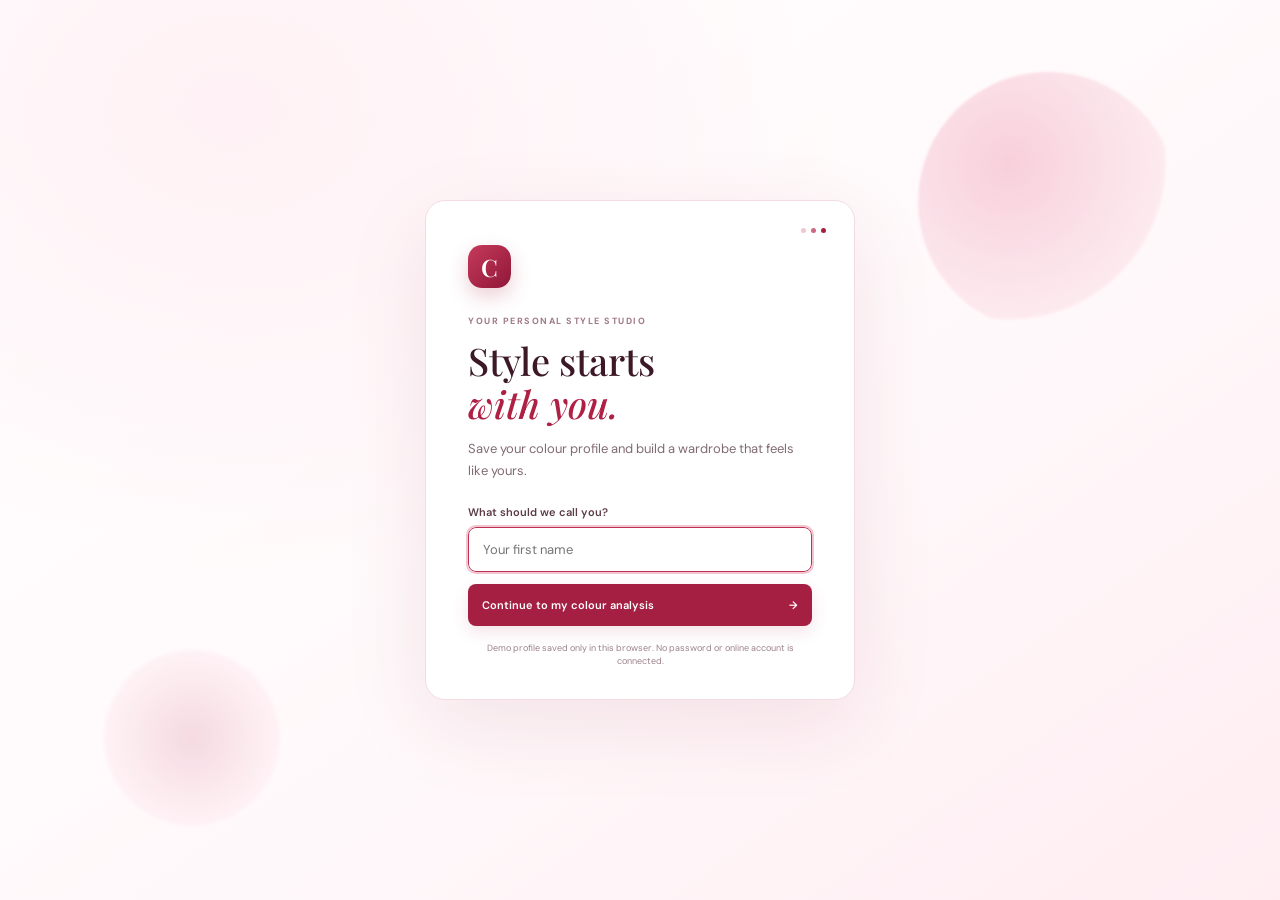
<file: index.html>
<!doctype html><html lang="en"><head><meta charset="utf-8"><meta name="viewport" content="width=device-width, initial-scale=1"><meta name="theme-color" content="#a51f42"><title>CHROMA AI — Your style studio</title><link rel="preconnect" href="https://fonts.googleapis.com"><link rel="preconnect" href="https://fonts.gstatic.com" crossorigin><link href="https://fonts.googleapis.com/css2?family=DM+Sans:wght@400;500;600;700&family=Playfair+Display:wght@500;600;700&display=swap" rel="stylesheet"><link rel="stylesheet" href="styles.css"></head><body data-page="home">
<aside class="sidebar"><a class="brand" href="index.html"><span class="brand-mark">C</span><span>chroma<span class="brand-ai">.ai</span></span></a><div class="side-label">YOUR STYLE STUDIO</div><nav><a class="nav-link active" href="index.html"><span>⌂</span> Overview</a><a class="nav-link" href="colour-analysis.html"><span>◉</span> Colour analysis</a><a class="nav-link" href="wardrobe.html"><span>▦</span> My wardrobe <b id="wardrobe-count">0</b></a><a class="nav-link" href="wardrobe.html#wardrobe-pairings"><span>✳</span> Outfit pairings</a></nav><div class="side-bottom"><div class="tip-card"><span class="tip-icon">✦</span><p>Good style starts with knowing <em>yourself.</em></p><span class="tip-caption">A little note from Chroma</span></div><div class="profile"><div class="avatar">A</div><div><strong>Your style studio</strong><small>Personal space</small></div><span class="dots">···</span></div></div></aside>
<main><header class="topbar"><div class="breadcrumb">My studio <span>/</span> <strong>Overview</strong></div><div class="top-right"><span class="today" id="today"></span><div class="mini-avatar">A</div></div></header><section class="welcome"><div><div class="eyebrow"><span></span> YOUR PERSONAL STYLE SPACE</div><h1>Good morning, Alex <span class="wave">✳</span></h1><p>Your closet has more potential than you think. Let’s find it.</p></div><a class="button dark" href="wardrobe.html#wardrobe-pairings">✦ &nbsp; Find my outfit <span>↗</span></a></section>
<section class="hero-grid"><article class="hero-card"><div class="hero-copy"><div class="eyebrow light"><span></span> YOUR COLOUR STORY</div><h2>Get dressed<br>in your <i>best</i> colours.</h2><p>Discover shades that bring your natural colouring to life — and make your wardrobe work harder.</p><a class="button cream" href="colour-analysis.html">Discover your palette <span>↗</span></a></div><div class="hero-art"><div class="sun"></div><div class="swatch-stack"><i></i><i></i><i></i><i></i><i></i></div><div class="orbit"></div><div class="hero-label">COLOUR IS<br>YOUR SUPERPOWER</div></div><div class="hero-count">01 <span>/ 04</span></div></article><article class="daily-card"><div class="card-head"><span>THE DAILY EDIT</span><span class="spark">✳</span></div><div class="daily-date">A LITTLE INSPIRATION</div><h3>Soft +<br>statement</h3><p>Balance a calm neutral with one colour that feels like you.</p><div class="daily-swatches"><i style="--sw:#8191ae"></i><i style="--sw:#d6b6ac"></i><i style="--sw:#7c8e74"></i><i style="--sw:#d2b464"></i></div><div class="daily-foot">A SIMPLE STYLE NOTE <span>↗</span></div></article></section>
<section class="stats"><a href="colour-analysis.html"><span class="stat-icon blush">◉</span><div><strong id="stat-palette">Not yet</strong><small>Your skin-tone profile</small></div><span class="stat-arrow">↗</span></a><a href="wardrobe.html"><span class="stat-icon green">▦</span><div><strong id="stat-items">0 pieces</strong><small>In your wardrobe</small></div><span class="stat-arrow">↗</span></a><a href="wardrobe.html#wardrobe-pairings"><span class="stat-icon yellow">✳</span><div><strong id="stat-outfits">Ready when you are</strong><small>Outfit combinations</small></div><span class="stat-arrow">↗</span></a></section>
<section class="home-cards"><a class="home-card" href="colour-analysis.html"><span class="home-card-icon blush">◉</span><div><span class="eyebrow">STEP 01</span><h2>Find your colours</h2><p>Explore a palette that feels like you.</p></div><span class="home-card-arrow">↗</span></a><a class="home-card" href="wardrobe.html"><span class="home-card-icon green">▦</span><div><span class="eyebrow">STEP 02</span><h2>Build your wardrobe</h2><p>Bring your real closet into the studio.</p></div><span class="home-card-arrow">↗</span></a><a class="home-card" href="wardrobe.html#wardrobe-pairings"><span class="home-card-icon yellow">✳</span><div><span class="eyebrow">STEP 03</span><h2>Style a new outfit</h2><p>See fresh combinations in a tap.</p></div><span class="home-card-arrow">↗</span></a></section><footer>CHROMA AI <span>Thoughtful style, one outfit at a time.</span><span class="footer-right">Made for your everyday ✦</span></footer></main><script src="app.js"></script></body></html>
</file>
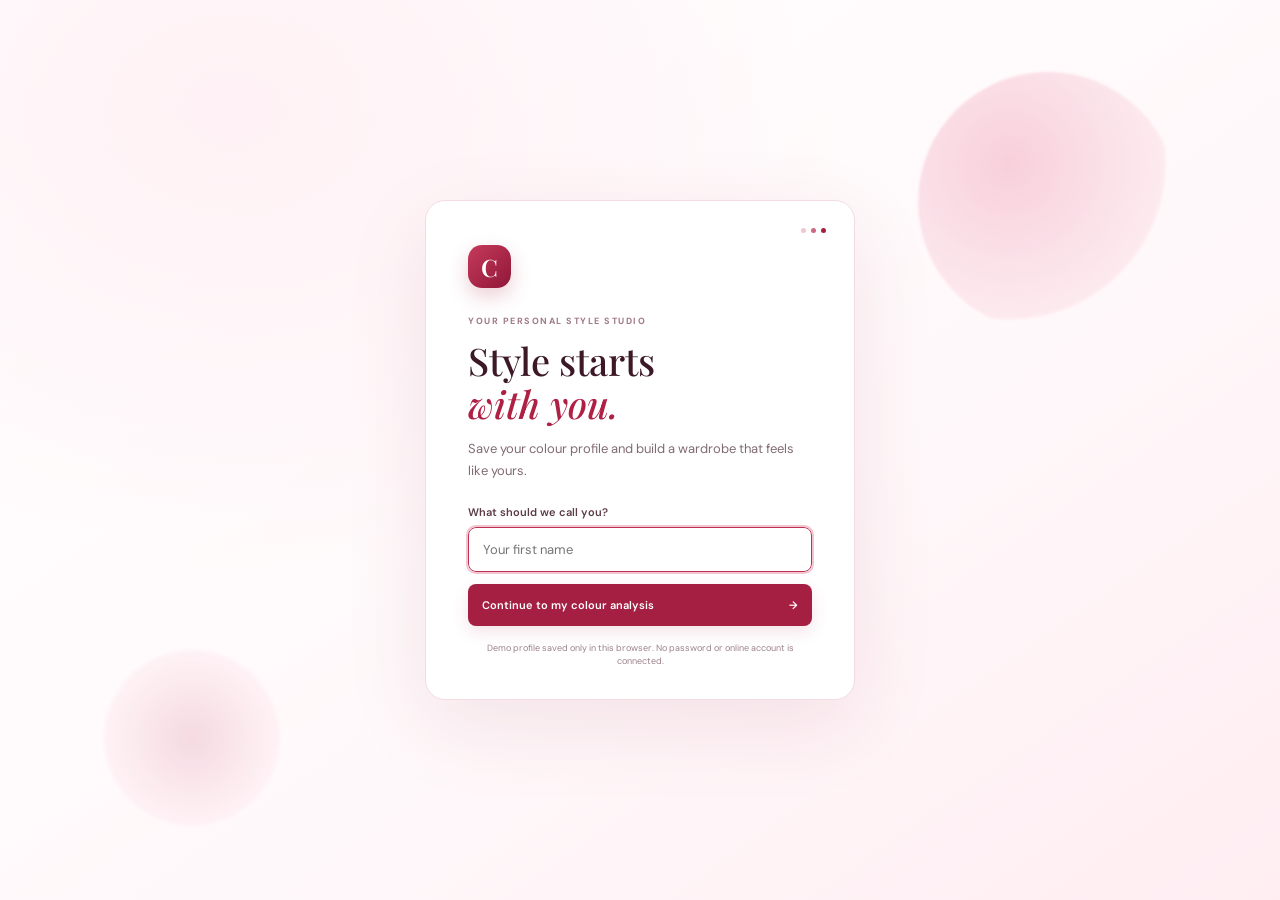
<file: colour-analysis.html>
<!doctype html><html lang="en"><head><meta charset="utf-8"><meta name="viewport" content="width=device-width, initial-scale=1"><meta name="theme-color" content="#a51f42"><title>Colour analysis — CHROMA AI</title><link rel="preconnect" href="https://fonts.googleapis.com"><link rel="preconnect" href="https://fonts.gstatic.com" crossorigin><link href="https://fonts.googleapis.com/css2?family=DM+Sans:wght@400;500;600;700&family=Playfair+Display:wght@500;600;700&display=swap" rel="stylesheet"><link rel="stylesheet" href="styles.css"></head><body data-page="analysis"><aside class="sidebar"><a class="brand" href="index.html"><span class="brand-mark">C</span><span>chroma<span class="brand-ai">.ai</span></span></a><div class="side-label">YOUR STYLE STUDIO</div><nav><a class="nav-link" href="index.html"><span>⌂</span> Overview</a><a class="nav-link active" href="colour-analysis.html"><span>◉</span> Colour analysis</a><a class="nav-link" href="wardrobe.html"><span>▦</span> My wardrobe <b id="wardrobe-count">0</b></a><a class="nav-link" href="wardrobe.html#wardrobe-pairings"><span>✳</span> Outfit pairings</a></nav><div class="side-bottom"><div class="tip-card"><span class="tip-icon">✦</span><p>Your colours should make you feel <em>like you.</em></p><span class="tip-caption">A little note from Chroma</span></div><div class="profile"><div class="avatar">A</div><div><strong>Your style studio</strong><small>Personal space</small></div></div></div></aside><main><header class="topbar"><div class="breadcrumb"><a href="index.html">My studio</a><span>/</span><strong>Colour analysis</strong></div><div class="top-right"><span class="today" id="today"></span><div class="mini-avatar">A</div></div></header><section class="page-intro"><div><div class="eyebrow"><span></span> YOUR PERSONAL COLOUR STORY</div><h1>Find your <i>feel-good</i> colours.</h1><p>Estimate skin tone and undertone, then explore colours that may complement them.</p></div><div class="floating-art palette-art"><div class="palette-orbit"></div><i style="--c:#bd8061"></i><i style="--c:#e2c29e"></i><i style="--c:#85866f"></i><i style="--c:#a24e43"></i><i style="--c:#d6c9ae"></i></div></section><div class="analysis-layout"><section class="panel analysis-form"><div class="panel-title"><div><div class="eyebrow">A GOOD PLACE TO BEGIN</div><h2>Estimate my skin tone</h2></div><span class="step">01 <i>/ 02</i></span></div><p class="panel-desc">For the clearest impression, use a front-facing photo in natural daylight, without a filter.</p><label class="upload-zone tall" for="selfie-input"><input id="selfie-input" type="file" accept="image/*" hidden><span class="upload-icon">↑</span><strong>Drop your photo here, or <u>browse files</u></strong><small>JPG or PNG · Photo stays in your browser</small></label><p id="analysis-error" class="analysis-error" role="status" aria-live="polite"></p><details class="manual-adjust"><summary>Adjust the skin-tone estimate</summary><div class="adjust-fields"><label>Skin tone<select id="skin-tone-choice"><option value="auto">Use photo estimate</option><option value="light">Light</option><option value="medium">Medium</option><option value="deep">Deep</option></select></label><label>Undertone<select id="undertone-choice"><option value="auto">Use photo estimate</option><option value="warm">Warm</option><option value="neutral">Neutral</option><option value="cool">Cool</option></select></label></div><button id="apply-adjustment" class="button outline full" disabled>Update my estimate <span>→</span></button></details><div class="or-divider"><span></span> OR EXPLORE A DEMO <span></span></div><button id="demo-analysis" class="button outline full">Show a different sample profile <span>↻</span></button><div class="privacy-note">⌑ &nbsp; Photo is analyzed on this device. Lighting and camera settings can affect the estimate.</div></section><section class="result-panel" id="analysis-result"><div class="result-empty"><div class="empty-orbit"><i></i><i></i><i></i></div><div class="eyebrow">YOUR RESULTS WILL APPEAR HERE</div><h2>Your skin tone,<br>clearly estimated.</h2><p>Upload a clear face photo to see an estimated skin tone, undertone, and colours to explore.</p></div><div class="result-content" hidden><div class="result-top"><div><div class="eyebrow">YOUR SKIN TONE ESTIMATE</div><h2 id="skin-tone-value">Medium</h2><p id="undertone-copy"></p></div><div class="result-avatar" id="selfie-preview"></div></div><div class="season-badge"><span>✦</span> <span id="undertone-value">NEUTRAL UNDERTONE</span></div><h3 class="swatch-heading">Colours to explore <small>Tap a colour to copy its code</small></h3><div class="large-swatches" id="result-swatches"></div><div class="tone-legend"><span>SOFT NEUTRALS</span><span>STATEMENT SHADES</span><span>DEEP ACCENTS</span></div><div class="result-advice"><span>✳</span><div><strong>Why these colours?</strong><p id="styling-note">A starting point based on the estimated skin tone and undertone.</p></div></div><a class="button dark result-next" href="wardrobe.html">Continue to My Wardrobe <span>→</span></a><div class="confidence"><div><span>Estimate confidence</span><strong id="confidence-label">Photo estimate</strong></div><div class="confidence-bar"><i id="confidence-bar-fill"></i></div><small id="analysis-disclaimer">Lighting, camera settings, makeup, and background can change photo colours. Treat this as a starting point.</small></div></div></section></div><footer>CHROMA AI <span>Thoughtful style, one outfit at a time.</span><span class="footer-right">Made for your everyday ✦</span></footer></main><script src="app.js"></script></body></html>
</file>
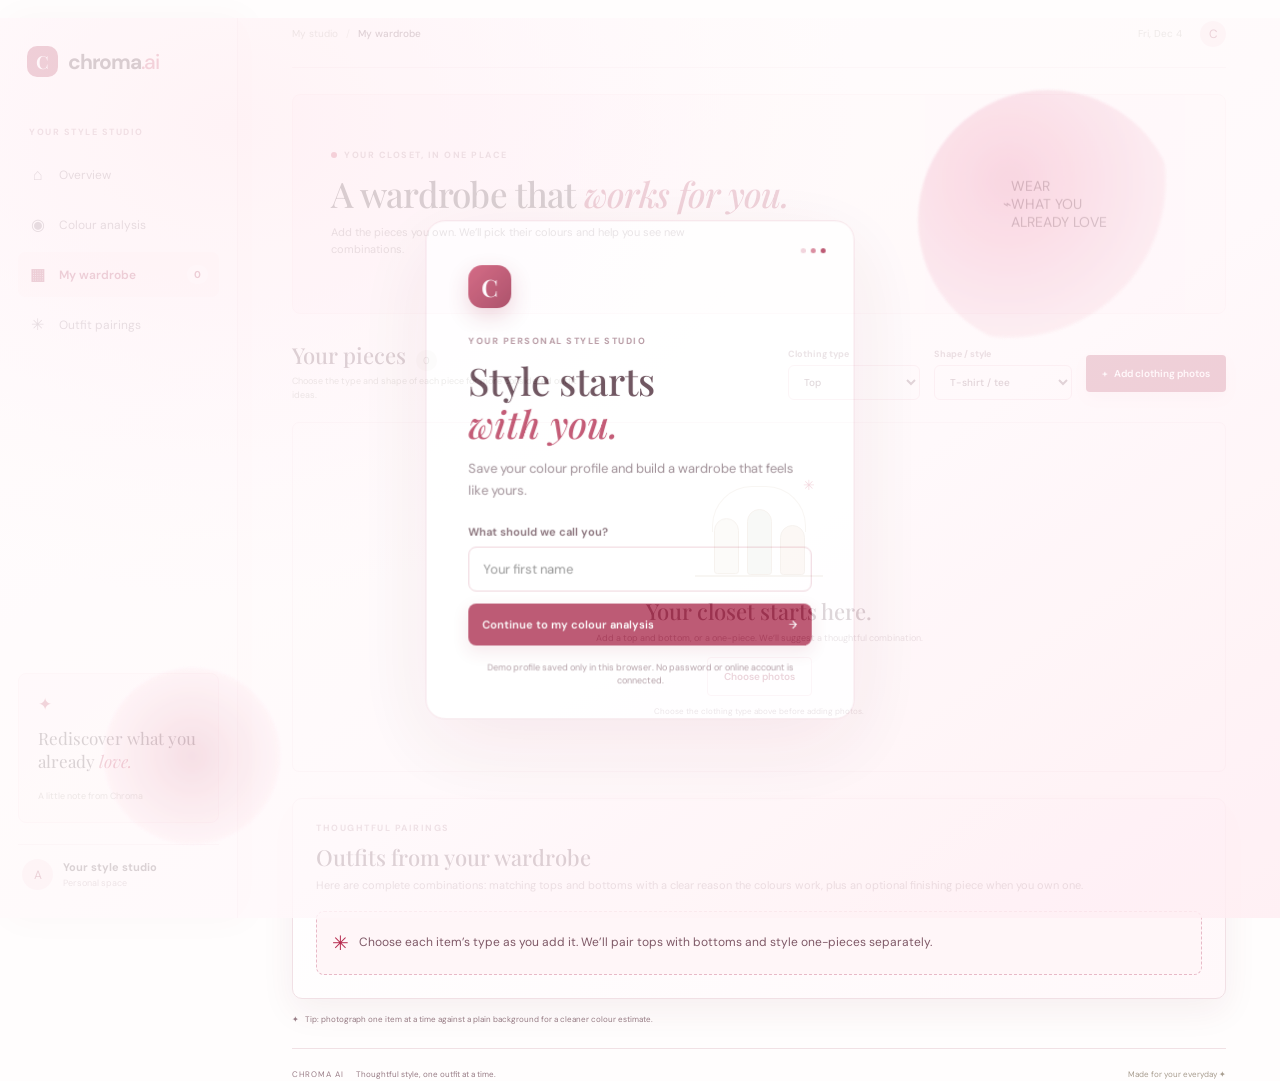
<file: outfits.html>
<!doctype html><html lang="en"><head><meta charset="utf-8"><meta http-equiv="refresh" content="0;url=wardrobe.html#wardrobe-pairings"><meta name="viewport" content="width=device-width, initial-scale=1"><title>Outfit pairings — CHROMA AI</title><link rel="stylesheet" href="styles.css"></head><body><main><p>Opening outfit pairings in your wardrobe…</p><a href="wardrobe.html#wardrobe-pairings">Continue</a></main></body></html>
</file>
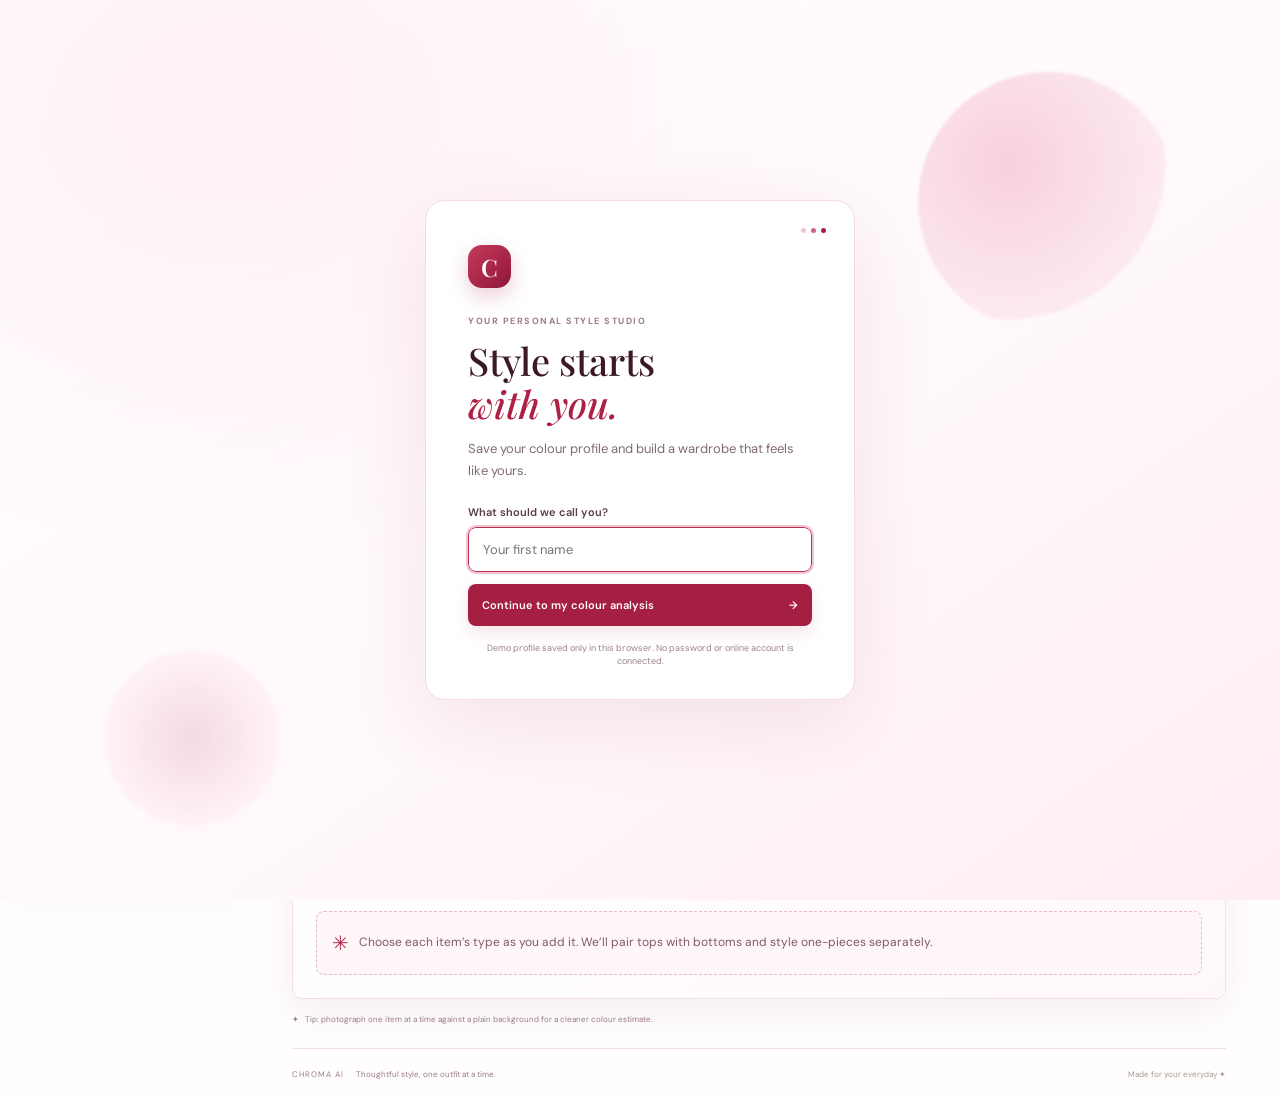
<file: wardrobe.html>
<!doctype html><html lang="en"><head><meta charset="utf-8"><meta name="viewport" content="width=device-width, initial-scale=1"><meta name="theme-color" content="#a51f42"><title>My wardrobe — CHROMA AI</title><link rel="preconnect" href="https://fonts.googleapis.com"><link rel="preconnect" href="https://fonts.gstatic.com" crossorigin><link href="https://fonts.googleapis.com/css2?family=DM+Sans:wght@400;500;600;700&family=Playfair+Display:wght@500;600;700&display=swap" rel="stylesheet"><link rel="stylesheet" href="styles.css"></head><body data-page="wardrobe"><aside class="sidebar"><a class="brand" href="index.html"><span class="brand-mark">C</span><span>chroma<span class="brand-ai">.ai</span></span></a><div class="side-label">YOUR STYLE STUDIO</div><nav><a class="nav-link" href="index.html"><span>⌂</span> Overview</a><a class="nav-link" href="colour-analysis.html"><span>◉</span> Colour analysis</a><a class="nav-link active" href="wardrobe.html"><span>▦</span> My wardrobe <b id="wardrobe-count">0</b></a><a class="nav-link" href="wardrobe.html#wardrobe-pairings"><span>✳</span> Outfit pairings</a></nav><div class="side-bottom"><div class="tip-card"><span class="tip-icon">✦</span><p>Rediscover what you already <em>love.</em></p><span class="tip-caption">A little note from Chroma</span></div><div class="profile"><div class="avatar">A</div><div><strong>Your style studio</strong><small>Personal space</small></div></div></div></aside><main><header class="topbar"><div class="breadcrumb"><a href="index.html">My studio</a><span>/</span><strong>My wardrobe</strong></div><div class="top-right"><span class="today" id="today"></span><div class="mini-avatar">A</div></div></header><section class="page-intro"><div><div class="eyebrow"><span></span> YOUR CLOSET, IN ONE PLACE</div><h1>A wardrobe that <i>works for you.</i></h1><p>Add the pieces you own. We’ll pick their colours and help you see new combinations.</p></div><div class="floating-art hanger-art"><div class="hanger">⌁</div><div class="hanger-swish"></div><span>WEAR<br>WHAT YOU<br>ALREADY LOVE</span></div></section><section class="wardrobe-toolbar"><div><h2 id="wardrobe-title">Your pieces <span id="item-count">0</span></h2><p>Choose the type and shape of each piece for more considered outfit ideas.</p></div><label class="category-picker">Clothing type<select id="clothing-category"><option value="top">Top</option><option value="bottom">Bottom</option><option value="onepiece">Dress / one-piece</option><option value="shoes">Shoes</option><option value="outerwear">Outerwear</option><option value="accessory">Accessory</option></select></label><label class="category-picker">Shape / style<select id="clothing-style"><option value="tee">T-shirt / tee</option><option value="shirt">Shirt / blouse</option><option value="knit">Knitwear</option><option value="fitted">Fitted top</option><option value="relaxed">Relaxed / oversized</option><option value="cropped">Cropped top</option></select></label><label class="button dark add-button" for="clothes-input">+ &nbsp; Add clothing photos<input id="clothes-input" type="file" accept="image/*" multiple hidden></label></section><section class="wardrobe-stage"><div class="wardrobe-empty" id="wardrobe-empty"><div class="empty-closet"><span>✳</span><i></i><i></i><i></i></div><h2>Your closet starts here.</h2><p>Add a top and bottom, or a one-piece. We’ll suggest a thoughtful combination.</p><label class="button outline" for="clothes-input">Choose photos</label><small>Choose the clothing type above before adding photos.</small></div><div class="wardrobe-gallery" id="wardrobe-gallery"></div></section><section class="wardrobe-pairings" id="wardrobe-pairings"><div class="eyebrow">THOUGHTFUL PAIRINGS</div><h2>Outfits from your wardrobe</h2><p class="pairing-intro">Here are complete combinations: matching tops and bottoms with a clear reason the colours work, plus an optional finishing piece when you own one.</p><div id="wardrobe-pairing-results" class="wardrobe-pairing-results"><p>Add a top and a bottom to get your first outfit idea.</p></div></section><div class="wardrobe-tip">✦ &nbsp; Tip: photograph one item at a time against a plain background for a cleaner colour estimate.</div><footer>CHROMA AI <span>Thoughtful style, one outfit at a time.</span><span class="footer-right">Made for your everyday ✦</span></footer></main><script src="app.js"></script></body></html>
</file>
<file: styles.css>
:root{--ink:#282723;--muted:#85837c;--line:#e9e6df;--paper:#faf9f6;--white:#fff;--green:#39493e;--serif:'Playfair Display',Georgia,serif;--sans:'DM Sans',Arial,sans-serif}*{box-sizing:border-box}html{scroll-behavior:smooth}body{margin:0;background:var(--paper);color:var(--ink);font-family:var(--sans);font-size:14px}.sidebar{position:fixed;inset:0 auto 0 0;width:238px;background:#fff;border-right:1px solid #eeece7;padding:28px 18px;display:flex;flex-direction:column;z-index:2}.brand{display:flex;align-items:center;gap:10px;text-decoration:none;color:var(--ink);font-weight:700;font-size:21px;letter-spacing:-1px;padding:0 9px 49px}.brand-mark{width:31px;height:31px;border-radius:10px;background:#3f5044;color:#f9f4e8;display:grid;place-items:center;font:600 18px var(--serif);letter-spacing:0}.brand-ai{color:#a17a62;font-weight:500}.side-label,.eyebrow{font-size:9px;letter-spacing:1.5px;font-weight:700;color:#96938b}.side-label{padding:0 11px 14px}.sidebar nav{display:grid;gap:5px}.nav-link{display:flex;align-items:center;gap:13px;padding:12px 11px;color:#75736d;text-decoration:none;border-radius:7px;font-size:12px}.nav-link>span{font-size:16px;width:17px;text-align:center}.nav-link.active{color:#37483d;background:#eef1eb;font-weight:600}.nav-link b{margin-left:auto;font-size:10px;background:#fff;border-radius:10px;padding:3px 7px;color:#777}.side-bottom{margin-top:auto}.tip-card{padding:19px;background:#f6f2ec;border-radius:8px;margin-bottom:21px}.tip-icon{font-size:17px;color:#ad8366}.tip-card p{font:17px/1.35 var(--serif);margin:12px 0}.tip-card em{color:#9b6e53}.tip-caption{color:#969086;font-size:9px}.profile{display:flex;align-items:center;gap:10px;padding:14px 4px 0;border-top:1px solid var(--line)}.avatar,.mini-avatar{width:31px;height:31px;border-radius:50%;display:grid;place-items:center;background:#d9c4af;color:#534336;font-size:12px}.profile strong,.profile small{display:block}.profile strong{font-size:11px}.profile small{font-size:9px;color:#96938b;margin-top:3px}.dots{margin-left:auto;font-size:18px;color:#8b8982}main{margin-left:238px;padding:0 54px;max-width:1600px}.topbar{height:68px;border-bottom:1px solid var(--line);display:flex;align-items:center;justify-content:space-between;color:#a09d95;font-size:10px}.breadcrumb strong{color:#514f49;font-weight:500}.breadcrumb span{padding:0 8px;color:#c6c3bb}.top-right{display:flex;gap:18px;align-items:center}.today{font-size:10px}.icon-button{position:relative;background:none;border:0;font-size:17px;color:#76746e}.icon-button i{position:absolute;width:5px;height:5px;background:#b98462;border-radius:50%;right:1px;top:1px}.mini-avatar{width:26px;height:26px}.welcome{display:flex;align-items:flex-end;justify-content:space-between;padding:35px 0 23px}.eyebrow{display:flex;align-items:center;gap:7px}.eyebrow>span{display:inline-block;width:6px;height:6px;background:#a87859;border-radius:50%}.welcome h1{font:500 31px var(--serif);letter-spacing:-.5px;margin:12px 0 6px}.wave{font:19px var(--sans);color:#b28262}.welcome p,.panel-desc{color:#848179;font-size:11px;margin:0}.button{border:0;padding:12px 16px;border-radius:4px;font:600 10px var(--sans);cursor:pointer;transition:transform .18s,background .18s}.button:hover{transform:translateY(-2px)}.button span{margin-left:19px}.dark{background:#394a3e;color:#fff}.hero-grid{display:grid;grid-template-columns:1.75fr 1fr;gap:14px}.hero-card{height:259px;position:relative;overflow:hidden;background:#394b40;color:white;border-radius:8px;padding:29px 31px}.hero-copy{position:relative;z-index:1;max-width:300px}.light{color:#c8cec5}.light>span{background:#d8b191}.hero-card h2{font:500 31px/1.13 var(--serif);margin:19px 0 10px;letter-spacing:-.5px}.hero-card h2 i{color:#e0c0a3}.hero-copy p{font-size:10px;line-height:1.6;color:#d2d6d0;max-width:260px;margin:0 0 15px}.cream{background:#f5f0e6;color:#3e473f;padding:11px 14px}.hero-art{position:absolute;inset:0 0 0 48%;overflow:hidden}.sun{position:absolute;width:154px;height:154px;right:72px;top:34px;border-radius:50%;background:#d7b492;opacity:.95}.orbit{position:absolute;border:1px solid rgba(244,235,216,.4);width:240px;height:240px;right:27px;top:-7px;border-radius:50%}.swatch-stack{position:absolute;display:flex;transform:rotate(-19deg);top:61px;right:82px;z-index:1}.swatch-stack i{display:block;width:35px;height:138px;margin-left:-4px;border:1px solid rgba(255,255,255,.32);border-radius:24px}.swatch-stack i:nth-child(1){background:#714f43}.swatch-stack i:nth-child(2){background:#c48661}.swatch-stack i:nth-child(3){background:#d9b894}.swatch-stack i:nth-child(4){background:#85866e}.swatch-stack i:nth-child(5){background:#dbd1b9}.hero-label{position:absolute;right:22px;bottom:29px;font-size:8px;line-height:1.5;letter-spacing:1.3px;color:#d6d9d0}.hero-count{position:absolute;bottom:21px;left:31px;font-size:9px}.hero-count span{color:#aeb5ac}.daily-card{background:#f2ede4;border-radius:8px;padding:20px 22px;position:relative;overflow:hidden}.card-head,.daily-foot{display:flex;justify-content:space-between;align-items:center;font-size:9px;letter-spacing:1.1px;font-weight:700;color:#858177}.spark{font-size:19px;color:#a77858}.daily-date{font-size:8px;letter-spacing:1.5px;color:#a09b8e;margin-top:29px}.daily-card h3{font:500 27px/1.08 var(--serif);margin:8px 0}.daily-card p{font-size:9px;line-height:1.5;color:#817e74;width:160px;margin:0}.daily-swatches{display:flex;gap:6px;margin-top:18px}.daily-swatches i{width:24px;height:24px;border-radius:50%;background:var(--sw);border:2px solid #f2ede4;box-shadow:0 0 0 1px #fff}.daily-foot{position:absolute;left:22px;right:22px;bottom:18px;font-size:8px}.stats{display:grid;grid-template-columns:repeat(3,1fr);background:#fff;border:1px solid #eeece6;border-radius:7px;margin:14px 0 24px;padding:14px 19px}.stats>div{display:flex;align-items:center;gap:10px;position:relative;border-right:1px solid var(--line);padding:0 15px}.stats>div:first-child{padding-left:0}.stats>div:last-child{border:0}.stat-icon{width:30px;height:30px;border-radius:50%;display:grid;place-items:center;font-size:14px}.blush{background:#f7eeea;color:#ae7962}.green{background:#eef1eb;color:#65765e}.yellow{background:#f7f2e6;color:#a78950}.stats strong,.stats small{display:block}.stats strong{font:600 12px var(--serif)}.stats small{font-size:9px;color:#99968e;margin-top:4px}.stats a{margin-left:auto;color:#a6a299;text-decoration:none;font-size:13px}.content-grid{display:grid;grid-template-columns:1fr 1fr;gap:14px}.panel{background:#fff;border:1px solid #eeece6;border-radius:7px;padding:22px 22px 19px;scroll-margin-top:20px}.panel-title{display:flex;align-items:center;justify-content:space-between}.panel-title h2,.outfit-head h2{font:500 20px var(--serif);margin:6px 0 0;letter-spacing:-.2px}.panel-title .eyebrow,.outfit-head .eyebrow{font-size:8px}.step{font-size:9px;color:#a87d61;font-weight:700}.step i{font-style:normal;color:#c7c3ba}.panel-desc{font-size:10px;line-height:1.5;margin-top:9px}.upload-zone{margin-top:16px;height:96px;border:1px dashed #d9d5cc;border-radius:5px;display:flex;flex-direction:column;align-items:center;justify-content:center;cursor:pointer;background:#fcfbf8}.upload-icon{width:22px;height:22px;border-radius:50%;background:#eef1eb;display:grid;place-items:center;color:#62735e;font-size:14px;margin-bottom:5px}.upload-zone strong{font-size:9px;font-weight:500}.upload-zone u{color:#8c6b53}.upload-zone small{font-size:8px;color:#a19e96;margin-top:4px}.or-divider{display:flex;align-items:center;gap:9px;color:#aaa69d;font-size:7px;letter-spacing:1px;margin:13px 0}.or-divider span{height:1px;background:#efede8;flex:1}.outline{background:#fff;border:1px solid #e4e1d9;color:#4e4d46}.full{width:100%;text-align:left}.full span{float:right}.text-link{border:0;background:none;color:#957252;font:600 9px var(--sans);cursor:pointer}.wardrobe-drop{height:86px;background:#faf9f6;border:1px dashed #dedbd3;border-radius:5px;display:flex;align-items:center;flex-direction:column;justify-content:center;margin-top:16px;cursor:pointer}.plus{font-size:17px;color:#75806d;line-height:1}.wardrobe-drop strong{font-size:9px;font-weight:500;margin-top:4px}.wardrobe-drop small{color:#a19e96;font-size:8px;margin-top:3px}.wardrobe-list{display:flex;gap:7px;flex-wrap:wrap;margin-top:10px}.empty-wardrobe{font-size:8px;color:#aaa69e;padding:5px 0}.empty-wardrobe span{color:#a7795b;font-size:12px;margin-right:5px}.wardrobe-item{width:45px;height:45px;border-radius:4px;overflow:hidden;position:relative;border:1px solid #efede7;background:#eee}.wardrobe-item img{width:100%;height:100%;object-fit:cover}.wardrobe-item i{position:absolute;width:9px;height:9px;border-radius:50%;border:1px solid white;right:3px;bottom:3px}.analysis-result{background:#f8f7f3;border-radius:5px;padding:11px;margin-top:12px}.result-chip{font-size:7px;letter-spacing:1px;color:#967458}.result-row{display:flex;align-items:center;gap:10px;margin:9px 0}.result-avatar{width:34px;height:34px;background-size:cover;background-position:center;border-radius:50%;background-color:#dec6b2}.result-row h3{font:500 16px var(--serif);margin:0}.result-row p,.note{font-size:8px;color:#8f8b82;margin:3px 0}.result-swatches{display:flex;gap:5px}.result-swatches i{height:13px;flex:1;border-radius:2px}.note{display:block;margin-top:8px}.outfit-section{padding:30px 0 29px;scroll-margin-top:20px}.outfit-head{display:flex;align-items:flex-end;justify-content:space-between}.outfit-head h2 span{color:#a8795c;font:15px var(--sans)}.outfit-head p{font-size:10px;color:#89867e;margin:6px 0 0}.outfit-grid{display:grid;grid-template-columns:repeat(3,1fr);gap:12px;margin-top:17px}.outfit-card{height:155px;border-radius:6px;position:relative;overflow:hidden;padding:14px;background:#eee9df}.outfit-card:nth-child(2){background:#e8ebe3}.outfit-card:nth-child(3){background:#eee6e1}.outfit-card .look-label{font-size:7px;letter-spacing:1px;color:#6d6a62;position:relative;z-index:1}.outfit-card h3{position:relative;z-index:1;font:500 17px var(--serif);margin:9px 0 4px}.outfit-card p{position:relative;z-index:1;font-size:8px;color:#77746c;margin:0}.outfit-items{position:absolute;right:11px;bottom:12px;display:flex;align-items:flex-end;gap:4px}.outfit-items i{display:block;width:31px;height:65px;border-radius:15px 15px 5px 5px;background:var(--c);opacity:.92;box-shadow:inset 0 0 0 1px #ffffff54}.outfit-items i:nth-child(2){height:54px;width:26px}.outfit-items i:nth-child(3){height:39px;width:22px}.outfit-note{text-align:center;font-size:9px;color:#99958b;margin-top:13px}.outfit-note span{color:#a97d5e}footer{height:51px;border-top:1px solid var(--line);display:flex;align-items:center;font-size:8px;letter-spacing:1px;color:#827e74}footer span{letter-spacing:0;color:#aaa69d;margin-left:12px}footer a{margin-left:auto;text-decoration:none;color:#8e8b83;letter-spacing:0;font-size:9px}
@media(max-width:1000px){main{padding:0 30px}.sidebar{width:205px}main{margin-left:205px}.hero-card{padding-left:23px}.hero-art{left:45%}.swatch-stack{right:48px}.sun{right:40px}.daily-card{padding-left:16px}.panel{padding:18px}}@media(max-width:720px){.sidebar{position:sticky;top:0;width:auto;height:55px;display:block;padding:11px 16px;border-right:0;border-bottom:1px solid var(--line)}.brand{padding:0;font-size:19px}.brand-mark{width:29px;height:29px}.sidebar nav,.side-label,.side-bottom{display:none}main{margin:0;padding:0 17px}.topbar{height:49px}.today{display:none}.welcome{padding:27px 0 17px;display:block}.welcome h1{font-size:28px}.welcome .button{margin-top:14px}.hero-grid{grid-template-columns:1fr}.hero-card{height:255px}.daily-card{min-height:210px}.daily-date{margin-top:21px}.stats{padding:12px 8px}.stats>div{padding:0 7px;gap:6px}.stat-icon{width:25px;height:25px}.stats strong{font-size:10px}.stats small{font-size:8px}.stats a{display:none}.content-grid{grid-template-columns:1fr}.outfit-grid{grid-template-columns:1fr}.outfit-card{height:140px}.panel{padding:18px}.outfit-head h2{font-size:18px}}

/* Separate studio pages and gentle motion */
body{overflow-x:hidden}.nav-link,.button,.home-card,.outfit-card,.closet-card{transition:transform .25s ease,box-shadow .25s ease,background-color .25s ease}.nav-link:hover{transform:translateX(3px)}.brand-mark{animation:brandPulse 5s ease-in-out infinite}.hero-art .orbit,.palette-orbit,.outfit-orbit{animation:orbit 24s linear infinite}.sun{animation:float 7s ease-in-out infinite}.swatch-stack{animation:float 5s ease-in-out infinite}.home-cards{display:grid;grid-template-columns:repeat(3,1fr);gap:13px;margin:0 0 32px}.home-card{min-height:120px;padding:17px;background:#fff;border:1px solid var(--line);border-radius:7px;display:flex;align-items:flex-start;gap:11px;color:var(--ink);text-decoration:none;position:relative;overflow:hidden}.home-card:after{content:"";position:absolute;width:90px;height:90px;border-radius:50%;right:-50px;bottom:-52px;background:#f2ede5;transition:transform .35s}.home-card:hover{transform:translateY(-4px);box-shadow:0 12px 30px #33310c0d}.home-card:hover:after{transform:scale(1.6)}.home-card-icon{height:29px;width:29px;border-radius:50%;display:grid;place-items:center;flex:none}.home-card h2{font:500 16px var(--serif);margin:7px 0 5px}.home-card p{margin:0;color:#8f8b82;font-size:9px}.home-card .eyebrow{font-size:7px}.home-card-arrow{margin-left:auto;color:#a48a73}.stats>a{display:flex;align-items:center;gap:10px;position:relative;border-right:1px solid var(--line);padding:0 15px;color:var(--ink);text-decoration:none}.stats>a:first-child{padding-left:0}.stats>a:last-child{border:0}.stats>a>div{flex:1}.stat-arrow{color:#a6a299}.page-intro{min-height:220px;background:#eaece5;border-radius:8px;margin:26px 0 21px;padding:34px 38px;position:relative;overflow:hidden;display:flex;align-items:center}.page-intro h1{font:500 35px/1.15 var(--serif);letter-spacing:-.7px;margin:13px 0 9px;max-width:480px}.page-intro h1 i,.color-guide h2 i{color:#a27256}.page-intro>div:first-child{z-index:1}.page-intro p{font-size:11px;color:#73766d;margin:0;max-width:395px;line-height:1.6}.floating-art{position:absolute;right:40px;top:0;bottom:0;width:260px;display:flex;align-items:center;justify-content:center}.palette-art>i{height:130px;width:39px;border-radius:25px;z-index:1;margin-left:-6px;background:var(--c);box-shadow:0 12px 25px #29271d24;animation:rise 1s both;animation-delay:calc(var(--i,0)*100ms)}.palette-art>i:nth-of-type(2){--i:1}.palette-art>i:nth-of-type(3){--i:2}.palette-art>i:nth-of-type(4){--i:3}.palette-art>i:nth-of-type(5){--i:4}.palette-orbit,.outfit-orbit{position:absolute;border:1px solid #aa947b55;width:210px;height:210px;border-radius:50%}.palette-orbit:after,.outfit-orbit:after{content:"";position:absolute;inset:20px;border:1px dashed #aa947b55;border-radius:50%}.analysis-layout{display:grid;grid-template-columns:.85fr 1.15fr;gap:15px}.analysis-form{padding:24px}.analysis-form .panel-title h2{font-size:22px}.analysis-form .panel-desc{font-size:10px;line-height:1.7;margin:12px 0 0}.upload-zone.tall{height:158px;margin-top:21px}.upload-zone.tall .upload-icon{width:32px;height:32px;font-size:17px;margin-bottom:9px}.upload-zone.tall strong{font-size:10px}.upload-zone.tall small{font-size:9px}.privacy-note{font-size:8px;color:#a19d94;text-align:center;margin-top:15px}.result-panel{min-height:460px;background:#fff;border:1px solid #eeece6;border-radius:7px;padding:27px;position:relative;overflow:hidden}.result-panel:before{content:"";position:absolute;width:230px;height:230px;border-radius:50%;background:#f2eee6;right:-140px;top:-130px}.result-empty{min-height:400px;display:flex;flex-direction:column;justify-content:center;align-items:flex-start;position:relative;max-width:340px;margin:auto}.result-empty h2{font:500 30px/1.18 var(--serif);margin:13px 0 9px}.result-empty p{font-size:10px;color:#8b887f;line-height:1.7;max-width:300px;margin:0}.empty-orbit{width:102px;height:102px;border:1px solid #dfd8ca;border-radius:50%;align-self:center;margin:0 0 22px;position:relative;animation:orbit 30s linear infinite}.empty-orbit:before,.empty-orbit:after{content:"";position:absolute;border:1px solid #eae5dc;border-radius:50%;inset:13px}.empty-orbit:after{inset:27px}.empty-orbit i{position:absolute;background:#be8c6e;width:15px;height:15px;border-radius:50%;top:7px;left:17px}.empty-orbit i:nth-child(2){top:auto;left:auto;right:1px;bottom:30px;background:#8d9278;width:11px;height:11px}.empty-orbit i:nth-child(3){left:43px;top:auto;bottom:-5px;background:#d9bc99;width:9px;height:9px}.result-top{display:flex;justify-content:space-between;align-items:center}.result-top h2{font:500 29px var(--serif);margin:8px 0 4px}.result-top p{font-size:10px;color:#827e75;margin:0}.result-avatar{width:50px;height:50px;border-radius:50%;background:#ddc8b5 center/cover no-repeat;box-shadow:0 0 0 5px #f7f3ed}.season-badge{display:inline-block;margin-top:17px;padding:8px 11px;background:#f2f2ec;border-radius:3px;font-size:7px;font-weight:700;letter-spacing:.7px;color:#747667}.season-badge span{color:#a47456}.swatch-heading{font:500 15px var(--serif);margin:21px 0 10px}.swatch-heading small{font:8px var(--sans);color:#99958c;margin-left:7px}.large-swatches{display:grid;grid-template-columns:repeat(6,1fr);gap:7px}.large-swatch{border:0;padding:0;background:transparent;cursor:pointer;text-align:left;min-width:0}.large-swatch:before{content:"";display:block;height:62px;border-radius:4px;background:var(--swatch);transition:transform .2s,box-shadow .2s}.large-swatch:hover:before{transform:translateY(-4px);box-shadow:0 7px 15px #28272326}.large-swatch span,.large-swatch small{display:block;font-size:7px;color:#88847b;margin-top:6px}.large-swatch small{font-size:7px;margin-top:3px}.large-swatch.copied:before{box-shadow:0 0 0 2px #36483c}.tone-legend{display:flex;justify-content:space-between;font-size:6px;letter-spacing:.8px;color:#aaa69c;margin-top:9px}.result-advice{display:flex;gap:10px;padding:13px;background:#f7f5ef;border-radius:4px;margin-top:17px}.result-advice>span{color:#a87a5b}.result-advice strong{font-size:9px}.result-advice p{font-size:8px;line-height:1.5;color:#807c73;margin:4px 0 0}.confidence{margin-top:16px}.confidence>div:first-child{display:flex;justify-content:space-between;font-size:8px;color:#8b877e}.confidence strong{color:#a07759}.confidence-bar{height:4px;background:#eeeae2;margin-top:7px;border-radius:5px}.confidence-bar i{display:block;width:43%;height:100%;background:#a98061;border-radius:5px}.confidence>small{font-size:7px;color:#aaa69d;display:block;margin-top:7px}.wardrobe-toolbar,.outfit-toolbar{display:flex;justify-content:space-between;align-items:center;margin:26px 0 15px}.wardrobe-toolbar h2,.outfit-toolbar h2{font:500 22px var(--serif);margin:0}.wardrobe-toolbar h2 span{font:10px var(--sans);color:#928f86;background:#eeece6;padding:4px 7px;border-radius:10px;margin-left:5px}.wardrobe-toolbar p,.outfit-toolbar p{font-size:9px;color:#928f86;margin:5px 0}.add-button{display:inline-block}.wardrobe-stage{min-height:350px;background:#fff;border:1px solid var(--line);border-radius:7px;padding:24px}.wardrobe-empty{min-height:300px;display:flex;flex-direction:column;align-items:center;justify-content:center;text-align:center}.empty-closet{height:98px;width:128px;border-bottom:2px solid #d6cabb;display:flex;align-items:flex-end;justify-content:center;gap:8px;position:relative;margin-bottom:19px}.empty-closet:before{content:"";position:absolute;top:7px;left:17px;right:17px;height:45px;border:1px solid #d6cabb;border-bottom:0;border-radius:40px 40px 0 0}.empty-closet i{height:56px;width:25px;border:1px solid #c9b5a0;border-radius:15px 15px 4px 4px;background:#eee7dd;z-index:1;animation:float 3s ease-in-out infinite}.empty-closet i:nth-of-type(2){height:66px;background:#d7ded1;animation-delay:.4s}.empty-closet i:nth-of-type(3){height:50px;background:#ebd7c7;animation-delay:.8s}.empty-closet span{position:absolute;right:8px;top:-3px;color:#b18563}.wardrobe-empty h2{font:500 22px var(--serif);margin:0 0 6px}.wardrobe-empty p{font-size:9px;color:#929087;margin:0 0 13px}.wardrobe-empty small{font-size:8px;color:#aaa69d;margin-top:10px}.wardrobe-gallery{display:grid;grid-template-columns:repeat(4,minmax(0,1fr));gap:13px}.closet-card{border:1px solid #eeece6;border-radius:5px;overflow:hidden;background:#fff;animation:rise .35s both}.closet-card:hover{transform:translateY(-3px);box-shadow:0 9px 20px #28272310}.closet-photo{height:190px;position:relative;background:#f3f0eb}.closet-photo img{height:100%;width:100%;object-fit:cover}.photo-color{position:absolute;bottom:9px;left:9px;width:17px;height:17px;border-radius:50%;background:var(--item-color);border:2px solid white;box-shadow:0 1px 4px #0003}.remove-item{position:absolute;top:7px;right:7px;width:25px;height:25px;border:0;border-radius:50%;background:#fff;color:#645d54;cursor:pointer;opacity:.9}.closet-info{padding:9px 10px}.closet-info strong{display:block;font-size:9px;font-weight:600;white-space:nowrap;overflow:hidden;text-overflow:ellipsis}.closet-info small{display:block;font-size:8px;color:#8c887f;margin-top:5px}.closet-info small i{display:inline-block;width:8px;height:8px;border-radius:50%;background:var(--item-color);vertical-align:middle}.wardrobe-tip{font-size:8px;color:#938e84;margin:15px 0 24px}.outfit-intro{background:#eee8e1}.outfit-art{right:30px}.outfit-orbit{border-color:#a6826944}.look-silhouette{height:126px;width:110px;display:flex;align-items:center;justify-content:center;gap:4px;z-index:1;transform:rotate(-7deg)}.look-silhouette i{width:26px;height:88px;border-radius:13px 13px 4px 4px;background:#bf8e70;box-shadow:0 10px 20px #463a2a1c}.look-silhouette i:nth-child(2){height:106px;background:#ddd0b8;width:30px}.look-silhouette i:nth-child(3){height:75px;background:#78816b;width:23px}.look-silhouette i:nth-child(4){height:95px;background:#a65b4d;width:27px}.outfit-art>span{position:absolute;bottom:22px;right:12px;font-size:7px;letter-spacing:1px;line-height:1.6;color:#777066}.outfit-toolbar{margin-top:26px}.outfit-toolbar h2{font-size:23px;margin-top:8px}.outfit-toolbar .eyebrow{font-size:8px}.large-outfit-grid{grid-template-columns:repeat(3,1fr);gap:14px;margin:0}.large-outfit-grid .outfit-card{height:220px;padding:19px;animation:rise .4s both;animation-delay:var(--card-delay)}.large-outfit-grid .outfit-card:nth-child(1){background:#eee8df}.large-outfit-grid .outfit-card:nth-child(2){background:#e7ebe3}.large-outfit-grid .outfit-card:nth-child(3){background:#efe6e0}.large-outfit-grid .look-label{font-size:8px}.large-outfit-grid h3{font-size:20px;margin-top:13px}.large-outfit-grid p{font-size:9px;max-width:155px;line-height:1.5}.large-outfit-grid .outfit-items{right:17px;bottom:16px;gap:7px}.large-outfit-grid .outfit-items i{height:91px;width:40px}.large-outfit-grid .outfit-items i:nth-child(2){height:72px;width:33px}.large-outfit-grid .outfit-items i:nth-child(3){height:55px;width:27px}.refresh .outfit-card{animation:refresh .35s ease both}.color-guide{display:grid;grid-template-columns:1fr 1fr 1fr;gap:16px;align-items:center;background:#fff;border:1px solid var(--line);border-radius:7px;padding:20px;margin-top:18px}.color-guide .eyebrow{font-size:7px}.color-guide h2{font:500 17px var(--serif);margin:7px 0}.color-guide p{font-size:8px;color:#969188;line-height:1.5;margin:0}.guide-pair{display:flex;align-items:center;gap:10px;border-left:1px solid var(--line);padding-left:15px}.pair-swatches{display:flex}.pair-swatches i{width:24px;height:24px;border-radius:50%;background:var(--c);border:2px solid white;box-shadow:0 0 0 1px #e8e5df;margin-left:-5px}.pair-swatches i:first-child{margin-left:0}.guide-pair strong,.guide-pair small{display:block}.guide-pair strong{font-size:9px}.guide-pair small{font-size:7px;color:#97938a;margin-top:4px;line-height:1.4}.breadcrumb a{color:#a09d95;text-decoration:none}.footer-right{margin-left:auto;color:#a79c8e}.analysis-result[hidden],.result-content[hidden],.result-empty[hidden],.wardrobe-empty[hidden]{display:none}
@keyframes orbit{to{transform:rotate(360deg)}}@keyframes float{0%,100%{transform:translateY(0)}50%{transform:translateY(-9px)}}@keyframes rise{from{opacity:0;transform:translateY(13px)}to{opacity:1;transform:translateY(0)}}@keyframes refresh{from{opacity:.3;transform:translateY(7px) scale(.99)}to{opacity:1;transform:translateY(0) scale(1)}}@keyframes brandPulse{0%,100%{box-shadow:0 0 0 0 #677b5c00}50%{box-shadow:0 0 0 4px #677b5c17}}
@media(max-width:950px){.floating-art{right:10px;opacity:.75}.analysis-layout{grid-template-columns:1fr 1.1fr}.wardrobe-gallery{grid-template-columns:repeat(3,minmax(0,1fr))}.color-guide{grid-template-columns:1fr 1fr}.color-guide>div:first-child{grid-column:span 2}.guide-pair{border-left:0;padding:0}.home-cards{gap:8px}.home-card{padding:13px;gap:8px}}
@media(max-width:720px){.sidebar{height:58px;z-index:5}.sidebar nav{display:flex;position:fixed;top:auto;bottom:0;left:0;right:0;height:58px;background:#fff;border-top:1px solid var(--line);justify-content:space-around;align-items:center;gap:0;padding:0 5px}.nav-link{display:flex;flex-direction:column;gap:2px;padding:6px 5px;font-size:7px;min-width:62px}.nav-link>span{font-size:16px}.nav-link b{position:absolute;margin:0 0 0 24px;font-size:7px;padding:2px 5px}.side-label,.side-bottom{display:none}main{padding:0 15px 63px}.page-intro{min-height:190px;margin:18px 0 14px;padding:26px 21px}.page-intro h1{font-size:28px;max-width:300px}.page-intro p{max-width:260px;font-size:9px}.floating-art{right:-82px;opacity:.33}.analysis-layout{grid-template-columns:1fr}.analysis-form{padding:18px}.upload-zone.tall{height:125px}.result-panel{min-height:420px;padding:20px}.result-empty{min-height:370px}.result-empty h2{font-size:26px}.large-swatches{gap:4px}.large-swatch:before{height:50px}.large-swatch span,.large-swatch small{font-size:6px}.result-top h2{font-size:25px}.home-cards{grid-template-columns:1fr}.home-card{min-height:91px;align-items:center}.home-card h2{font-size:15px}.stats{grid-template-columns:1fr;margin:13px 0}.stats>a{border-right:0;border-bottom:1px solid var(--line);padding:9px 0}.stats>a:last-child{border-bottom:0}.stats strong{font-size:11px}.stats small{font-size:8px}.stat-arrow{display:block!important}.welcome{padding:23px 0 17px}.welcome h1{font-size:26px}.hero-grid{grid-template-columns:1fr}.hero-card{height:240px;padding:24px}.hero-card h2{font-size:27px}.hero-art{opacity:.7;left:47%}.sun{width:126px;height:126px;right:26px}.swatch-stack{right:38px;top:57px}.daily-card{min-height:185px}.wardrobe-toolbar{align-items:flex-start;gap:10px}.wardrobe-toolbar h2{font-size:19px}.add-button{font-size:8px;padding:11px 9px;white-space:nowrap}.wardrobe-stage{padding:12px;min-height:300px}.wardrobe-empty{min-height:270px}.wardrobe-gallery{grid-template-columns:repeat(2,minmax(0,1fr));gap:9px}.closet-photo{height:155px}.outfit-toolbar{align-items:flex-end;gap:8px}.outfit-toolbar h2{font-size:19px}.outfit-toolbar .button{padding:10px;font-size:8px;white-space:nowrap}.large-outfit-grid{grid-template-columns:1fr}.large-outfit-grid .outfit-card{height:180px}.large-outfit-grid .outfit-items i{height:78px}.color-guide{grid-template-columns:1fr;padding:16px;gap:13px}.color-guide>div:first-child{grid-column:auto}.guide-pair{border-top:1px solid var(--line);padding-top:11px}.outfit-intro{margin-top:18px}footer{font-size:7px}footer span{font-size:7px;margin-left:6px}.footer-right{display:none}.wardrobe-tip{margin-bottom:17px}}
@media(prefers-reduced-motion:reduce){*,*:before,*:after{scroll-behavior:auto!important;animation-duration:.01ms!important;animation-iteration-count:1!important;transition-duration:.01ms!important}}
.manual-adjust{margin-top:14px;border-top:1px solid var(--line);padding-top:12px}.manual-adjust summary{font-size:9px;color:#776f62;cursor:pointer;list-style:none}.manual-adjust summary:after{content:"＋";float:right;color:#9e795c}.manual-adjust[open] summary:after{content:"−"}.adjust-fields{display:grid;grid-template-columns:1fr 1fr;gap:9px;margin:12px 0}.adjust-fields label{font-size:8px;color:#88847b}.adjust-fields select{display:block;width:100%;margin-top:5px;padding:8px 7px;border:1px solid #e5e1d8;background:#fff;border-radius:4px;color:#4c4943;font:9px var(--sans)}.manual-adjust .button{padding:10px}.manual-adjust .button:disabled{opacity:.45;cursor:not-allowed}.confidence>div:first-child{gap:10px}.confidence-bar #confidence-bar-fill{width:52%;transition:width .45s ease}
@media(max-width:720px){.adjust-fields{grid-template-columns:1fr 1fr}.manual-adjust summary{font-size:8px}}
.upload-zone.dragover{background:#eef1eb;border-color:#89967f;box-shadow:0 0 0 3px #89967f22}

/* CHROMA AI · white + cherry refresh */
:root{--ink:#2b1820;--muted:#81727a;--line:#f0dce1;--paper:#fffdfd;--white:#fff;--green:#a51f42}
body{background:#fffdfd;color:#2b1820}::selection{background:#f5cfda;color:#69142d}
.sidebar{background:#fff;border-color:#f3e3e7;box-shadow:8px 0 34px #7b173408}
.brand-mark{background:#a51f42;color:white;box-shadow:0 5px 16px #a51f4230}.brand-ai{color:#bb3656}.nav-link{color:#796872;transition:all .2s}.nav-link:hover{background:#fff2f5;color:#8e1836;transform:translateX(3px)}.nav-link.active{color:#971b3d;background:#fff0f3}.nav-link b{color:#971b3d}.side-label{color:#ad8290}.tip-card{background:linear-gradient(140deg,#fff2f5,#fff9fa);border:1px solid #f7e1e7}.tip-icon,.tip-card em{color:#b22448}.avatar,.mini-avatar{background:#f7dce4;color:#8e1a39}.profile{border-color:#f3e3e7}.profile strong{color:#301c24}.profile small{color:#9b818a}.sign-out{margin-left:auto;border:0;background:none;color:#aa2648;font:600 9px var(--sans);cursor:pointer}
main{min-height:100vh}.topbar{border-color:#f2e3e7}.breadcrumb strong{color:#4d303b}.eyebrow{color:#a07986}.eyebrow>span{background:#c42d52}.button.dark{background:#a51f42;color:#fff;box-shadow:0 6px 16px #a51f4220}.button.dark:hover{background:#861633;box-shadow:0 9px 22px #a51f4230}.button.cream{background:#fff;color:#8e1938}.button.outline{border:1px solid #efc9d4;background:#fff;color:#8e1938}.button.outline:hover{background:#fff2f5}.welcome h1{color:#321b25}.wave{color:#c52c53}
.hero-card{background:linear-gradient(120deg,#941b3b,#c63659 70%,#d65170);box-shadow:0 18px 40px #9b1f3a1c}.hero-card h2 i{color:#ffd4df}.hero-copy p{color:#ffe4eb}.hero-art{opacity:.95}.sun{background:#f3a9bd}.orbit{border-color:#ffe5ec77}.swatch-stack i:nth-child(1){background:#591b30}.swatch-stack i:nth-child(2){background:#d94e72}.swatch-stack i:nth-child(3){background:#f2b6c7}.swatch-stack i:nth-child(4){background:#a93355}.swatch-stack i:nth-child(5){background:#fff0f4}.hero-label{color:#ffe5ec}.daily-card{background:#fff1f4;border:1px solid #f5e0e6}.card-head,.daily-foot{color:#8d5162}.spark{color:#c32850}.daily-date{color:#aa7281}.daily-card h3{color:#522335}.daily-card p{color:#876b75}.daily-swatches i{border-color:#fff1f4}.stats{border-color:#f2e3e7;box-shadow:0 8px 25px #a51f4207}.stats>a{border-color:#f2e3e7}.stat-icon.blush,.home-card-icon.blush{background:#ffe8ee;color:#b32248}.stat-icon.green,.home-card-icon.green{background:#fbe0e6;color:#a51f42}.stat-icon.yellow,.home-card-icon.yellow{background:#fff0e8;color:#ba4a48}.home-card{border-color:#f1e1e5;transition:transform .24s,box-shadow .24s,border .24s}.home-card:hover{transform:translateY(-4px);border-color:#e9b5c4;box-shadow:0 14px 30px #a51f4212}.home-card-arrow,.stat-arrow{color:#af3656}.page-intro{background:linear-gradient(115deg,#fff2f5,#fff9fa);border:1px solid #f7e4e9;overflow:hidden}.page-intro h1 i,.result-empty h2,.color-guide h2 i{color:#a51f42}.page-intro p{color:#806b74}.floating-art{animation:floatArt 7s ease-in-out infinite}.palette-art i{box-shadow:0 14px 25px #8a18301a}.palette-art i:nth-of-type(1){--c:#f2b2c3!important}.palette-art i:nth-of-type(2){--c:#9a1d3f!important}.palette-art i:nth-of-type(3){--c:#e65a78!important}.palette-art i:nth-of-type(4){--c:#f6dbe2!important}.palette-art i:nth-of-type(5){--c:#c4385a!important}.hanger-art{background:#fff2f5}.outfit-intro{background:linear-gradient(110deg,#fff1f4,#fff9fb)}.outfit-orbit{border-color:#b82d4d55}.look-silhouette i{background:#c44565}.look-silhouette i:nth-child(2){background:#f1bdcc}.look-silhouette i:nth-child(3){background:#941f41}.look-silhouette i:nth-child(4){background:#d9778e}
.analysis-layout{align-items:stretch}.analysis-form,.result-panel{border-color:#f1e0e5;box-shadow:0 8px 28px #91163208}.panel-title h2{color:#401d2b}.step{background:#fff0f4;color:#a51f42}.upload-zone{border-color:#e8adbd;background:#fff9fb;transition:.2s}.upload-zone:hover,.upload-zone.dragover{border-color:#ad1d41;background:#fff0f4;box-shadow:0 0 0 4px #ae1e4210}.upload-icon{background:#a51f42;color:white}.upload-zone strong{color:#58283a}.upload-zone small,.panel-desc{color:#88717a}.manual-adjust summary{color:#a51f42}.manual-adjust select,.login-card input{border-color:#ecc8d2;background:#fff}.manual-adjust select:focus,.login-card input:focus{outline:2px solid #f2c5d1;border-color:#bd3153}.or-divider{color:#a28790}.or-divider span{background:#f1dce2}.privacy-note{background:#fff6f8;color:#967a84}.result-panel{background:linear-gradient(155deg,#fff,#fffafb)}.empty-orbit i{background:#c8365c}.result-empty .eyebrow{color:#b02347}.result-empty p{color:#826d76}.result-top h2{color:#491d2c}.season-badge{background:#fff0f4;color:#9d1c3e}.large-swatch{position:relative;overflow:hidden;border:0;cursor:pointer;transition:transform .2s}.large-swatch:hover{transform:translateY(-4px) scale(1.02)}.large-swatch span,.large-swatch small{mix-blend-mode:difference;color:#fff}.large-swatch.copied:after{content:'Copied';position:absolute;inset:auto 5px 5px;background:#3a1624;color:#fff;border-radius:4px;padding:4px;font-size:9px}.result-advice{background:#fff3f6}.result-advice>span{color:#bb294e}.result-advice strong{color:#75233d}.confidence-bar{background:#f3e1e6}.confidence-bar i{background:linear-gradient(90deg,#e57894,#a51f42)}.result-next{display:inline-block;margin:15px 0 8px;text-decoration:none}.analysis-error{min-height:0;margin:6px 0;color:#a51f42;font-size:11px;line-height:1.5}.analysis-error:empty{display:none}
.wardrobe-toolbar h2,.outfit-toolbar h2{color:#401d2b}.wardrobe-stage{border-color:#f1e0e5;background:#fffdfd}.wardrobe-empty h2{color:#421d2c}.wardrobe-empty p,.wardrobe-empty small{color:#8b737c}.empty-closet span{color:#b6274c}.closet-card{border-color:#f1e1e5;box-shadow:0 8px 25px #8a17310a}.closet-info{background:#fff}.closet-info strong{color:#4b2634}.remove-item{background:#fff;color:#a51f42}.wardrobe-tip{color:#967b84}.wardrobe-tip a{color:#a51f42}.outfit-card{border:1px solid #f0dfe4}.large-outfit-grid .outfit-card:nth-child(1){background:#fff2f5}.large-outfit-grid .outfit-card:nth-child(2){background:#fff7f8}.large-outfit-grid .outfit-card:nth-child(3){background:#fff1f3}.outfit-toolbar .eyebrow{color:#a07986}.color-guide{border-color:#f1e1e5}.guide-pair{border-color:#f1e1e5}.pair-swatches i{box-shadow:0 0 0 1px #edd6de}.outfit-empty{grid-column:1/-1;text-align:center;padding:42px 20px;background:#fff5f7;border:1px dashed #e6b5c3;border-radius:10px}.outfit-empty h2{font:500 23px var(--serif);color:#7e1c39}.outfit-empty p{color:#826d76}.generated-outfit h3{color:#74233c}.outfit-images{position:absolute;right:18px;bottom:40px;display:flex;align-items:center;gap:6px}.outfit-images img{width:48px;height:58px;object-fit:cover;border-radius:8px;border:2px solid white;box-shadow:0 4px 12px #46172222}.outfit-images span{color:#b52d50}.generated-outfit>small{position:absolute;left:19px;bottom:13px;font-size:8px;color:#805b68;max-width:60%;white-space:nowrap;overflow:hidden;text-overflow:ellipsis}footer{border-color:#f1e1e5;color:#9b7e88}footer span{color:#977b85}
#login-overlay{position:fixed;z-index:20;inset:0;background:radial-gradient(ellipse at 18% 12%,#fff1f5,transparent 42%),linear-gradient(145deg,#fff,#fff8fa 60%,#ffedf2);display:grid;place-items:center;padding:22px;animation:loginFade .35s ease both}#login-overlay:before,#login-overlay:after{content:'';position:absolute;border-radius:50%;filter:blur(1px);pointer-events:none;animation:floatArt 8s ease-in-out infinite}#login-overlay:before{width:260px;height:260px;right:8%;top:8%;background:radial-gradient(circle at 35% 35%,#f6bfd0,#fce5eb 65%,transparent 66%);opacity:.7}#login-overlay:after{width:180px;height:180px;left:8%;bottom:8%;background:radial-gradient(circle,#f2d0da,#fff0f4 68%,transparent 70%);opacity:.75}.login-card{position:relative;z-index:1;width:min(100%,430px);padding:44px 42px 30px;background:#fff;border:1px solid #f3dce3;border-radius:20px;box-shadow:0 25px 85px #80183218;animation:loginUp .5s cubic-bezier(.2,.8,.2,1) both}.login-orb{width:43px;height:43px;display:grid;place-items:center;background:linear-gradient(135deg,#c63a5c,#8f1737);border-radius:14px;color:#fff;font:600 24px var(--serif);margin-bottom:27px;box-shadow:0 8px 20px #a51f4238}.login-card .eyebrow{font-size:9px}.login-card h1{font:500 38px/1.12 var(--serif);color:#3d1928;margin:13px 0}.login-card h1 i{color:#af2045}.login-card>p{color:#806b75;line-height:1.65;font-size:13px;margin:0 0 24px}.login-card form label{display:block;color:#5b3b47;font-weight:600;font-size:11px;margin-bottom:8px}.login-card input{width:100%;padding:13px 14px;border:1px solid #ecc8d2;border-radius:8px;font:13px var(--sans);color:#351c26;margin-bottom:12px}.login-card .button{width:100%;padding:14px;border-radius:8px;font-size:11px}.local-notice{display:block;color:#9c818a;font-size:9px;line-height:1.5;text-align:center;margin:16px 8px 0}.login-dots{position:absolute;right:28px;top:27px;display:flex;gap:5px}.login-dots i{width:5px;height:5px;border-radius:50%;background:#efc7d2}.login-dots i:nth-child(2){background:#ce6781}.login-dots i:nth-child(3){background:#a51f42}
@keyframes floatArt{0%,100%{transform:translateY(0) rotate(0)}50%{transform:translateY(-10px) rotate(3deg)}}@keyframes loginFade{from{opacity:0}to{opacity:1}}@keyframes loginUp{from{opacity:0;transform:translateY(15px) scale(.985)}to{opacity:1;transform:translateY(0) scale(1)}}
@media(max-width:720px){.login-card{padding:34px 25px 25px;border-radius:17px}.login-card h1{font-size:33px}.sign-out{font-size:8px}}
@media(prefers-reduced-motion:reduce){*,*:before,*:after{scroll-behavior:auto!important;animation-duration:.01ms!important;animation-iteration-count:1!important;transition-duration:.01ms!important}}

/* Simple wardrobe categories and type-aware outfit pairing */
.wardrobe-toolbar{flex-wrap:wrap;align-items:center;gap:14px}.category-picker{display:grid;gap:5px;color:#8d6674;font-size:9px;font-weight:700}.category-picker select,.item-category,.item-style{border:1px solid #edc5d0;border-radius:6px;background:#fff;color:#572b3b;padding:9px 11px;font:500 10px var(--sans)}.item-category,.item-style{width:100%;margin-top:10px;padding:6px}.closet-info{padding-bottom:12px}.wardrobe-pairings{margin:26px 0 8px;padding:23px;background:#fff;border:1px solid #f1e0e5;border-radius:10px}.wardrobe-pairings h2{font:500 22px var(--serif);color:#401d2b;margin:8px 0 5px}.pairing-intro{margin:0 0 16px;color:#8b737c;font-size:10px}.wardrobe-pairing-results{display:grid;grid-template-columns:repeat(auto-fit,minmax(230px,1fr));gap:11px}.pairing-empty{grid-column:1/-1;display:flex;align-items:center;gap:10px;padding:15px;background:#fff6f8;border:1px dashed #e8b9c7;border-radius:8px;color:#7f5967;font-size:11px}.pairing-empty span{font-size:20px;color:#b62b4e}.pairing-empty p{margin:0}.pairing-card{position:relative;padding:12px;background:#fff7f9;border:1px solid #f0dce2;border-radius:9px}.pairing-label{font-size:8px;letter-spacing:1px;font-weight:700;color:#a22b4b;margin-bottom:9px}.pairing-item{display:flex;gap:10px;align-items:center}.pairing-item img{width:54px;height:61px;object-fit:cover;border-radius:6px;background:#fff;border:1px solid #f2e0e5}.pairing-item b,.pairing-item small{display:block}.pairing-item b{font-size:10px;color:#4c2635}.pairing-item small{font-size:8px;color:#917b83;margin-top:4px}.pairing-plus{text-align:center;color:#c93e62;font-size:14px;line-height:20px}.missing-item-tip{display:flex;gap:9px;align-items:flex-start;grid-column:1/-1;padding:11px 13px;background:#fff3f6;border-radius:8px;color:#815565}.missing-item-tip>span{color:#bc3154}.missing-item-tip strong{font-size:9px}.missing-item-tip p{font-size:9px;line-height:1.5;margin:4px 0 0}.wardrobe-toolbar>div:first-child{min-width:220px;flex:1}.wardrobe-toolbar>div:first-child p{max-width:300px;line-height:1.5}
@media(max-width:720px){.wardrobe-toolbar{align-items:stretch}.category-picker{grid-template-columns:auto 1fr;align-items:center}.category-picker select{width:100%}.wardrobe-pairings{padding:16px}.wardrobe-pairing-results{grid-template-columns:1fr}}

/* Clear, visual outfit advice: the combination, colour reason, and finishing touch. */
.wardrobe-pairings{scroll-margin-top:24px;background:linear-gradient(140deg,#fff 0%,#fff8fa 100%);box-shadow:0 12px 34px #751d3510}.pairing-intro{font-size:11px;line-height:1.6}.wardrobe-pairing-results{grid-template-columns:repeat(auto-fit,minmax(min(100%,300px),1fr));gap:14px}.pairing-card{padding:16px;background:#fff;border-color:#efd7df;box-shadow:0 8px 24px #681d350b;transition:transform .22s ease,box-shadow .22s ease}.pairing-card:hover{transform:translateY(-3px);box-shadow:0 14px 28px #681d3517}.pairing-label{display:inline-flex;margin:0 0 13px;padding:6px 9px;border-radius:99px;background:#fff0f4;font-size:9px;letter-spacing:.8px}.pairing-items{display:grid;gap:7px}.pairing-item{min-height:68px;padding:7px;border:1px solid #f3e6e9;border-radius:8px;background:#fffdfd}.pairing-item img{width:58px;height:68px}.pairing-item b{font-size:11px}.pairing-item small{font-size:9px}.pairing-plus{font-size:15px;line-height:15px}.optional-plus{color:#ad7b89;font-size:12px}.pairing-verdict{margin-top:12px;padding:11px 12px;border-radius:8px;background:#fff5f7}.pairing-verdict strong{font-size:10px;color:#9d2947}.pairing-verdict p{margin:4px 0;color:#5e414b;font-size:10px;line-height:1.55}.pairing-verdict small{display:block;color:#917a82;font-size:9px;line-height:1.5}.missing-item-tip{padding:13px 15px;border:1px solid #f0d9e0}.pairing-empty{font-size:12px;line-height:1.6}
@media(max-width:720px){.pairing-card{padding:13px}.pairing-item{min-height:62px}}
</file>
